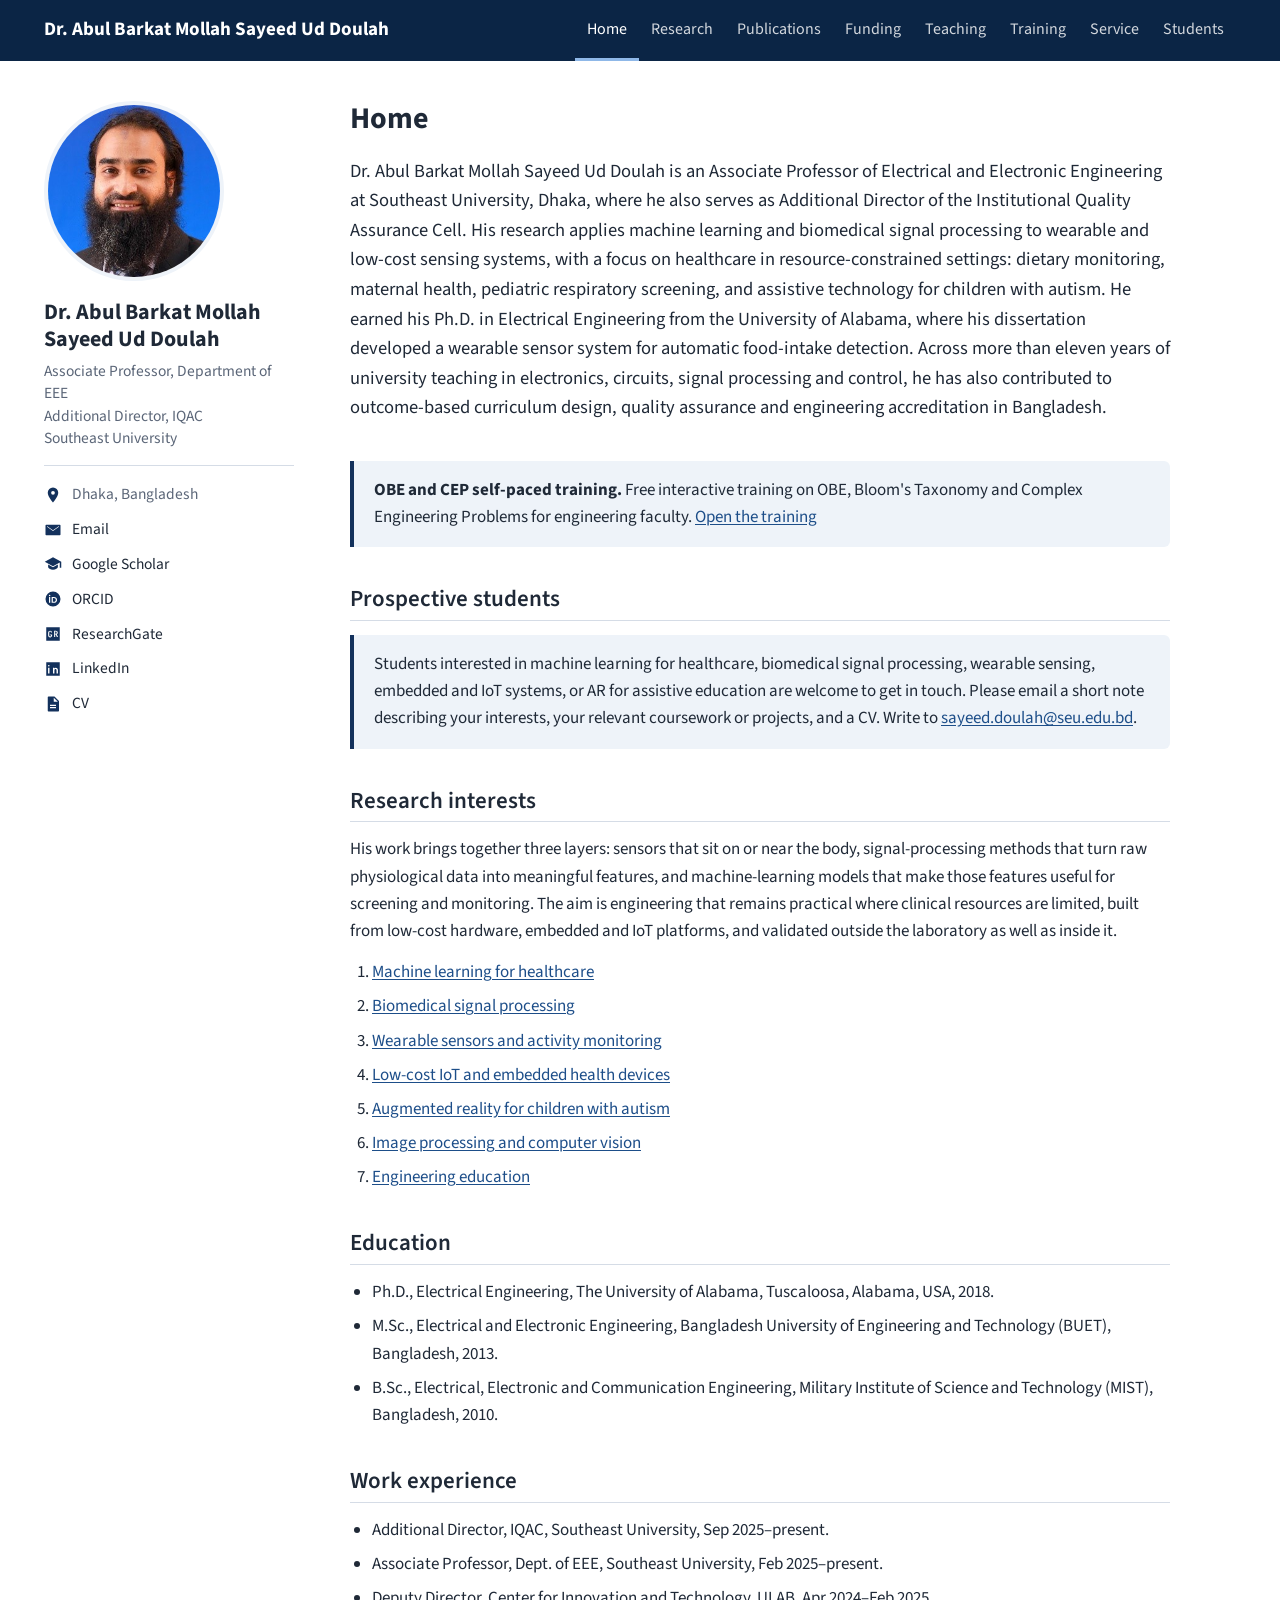
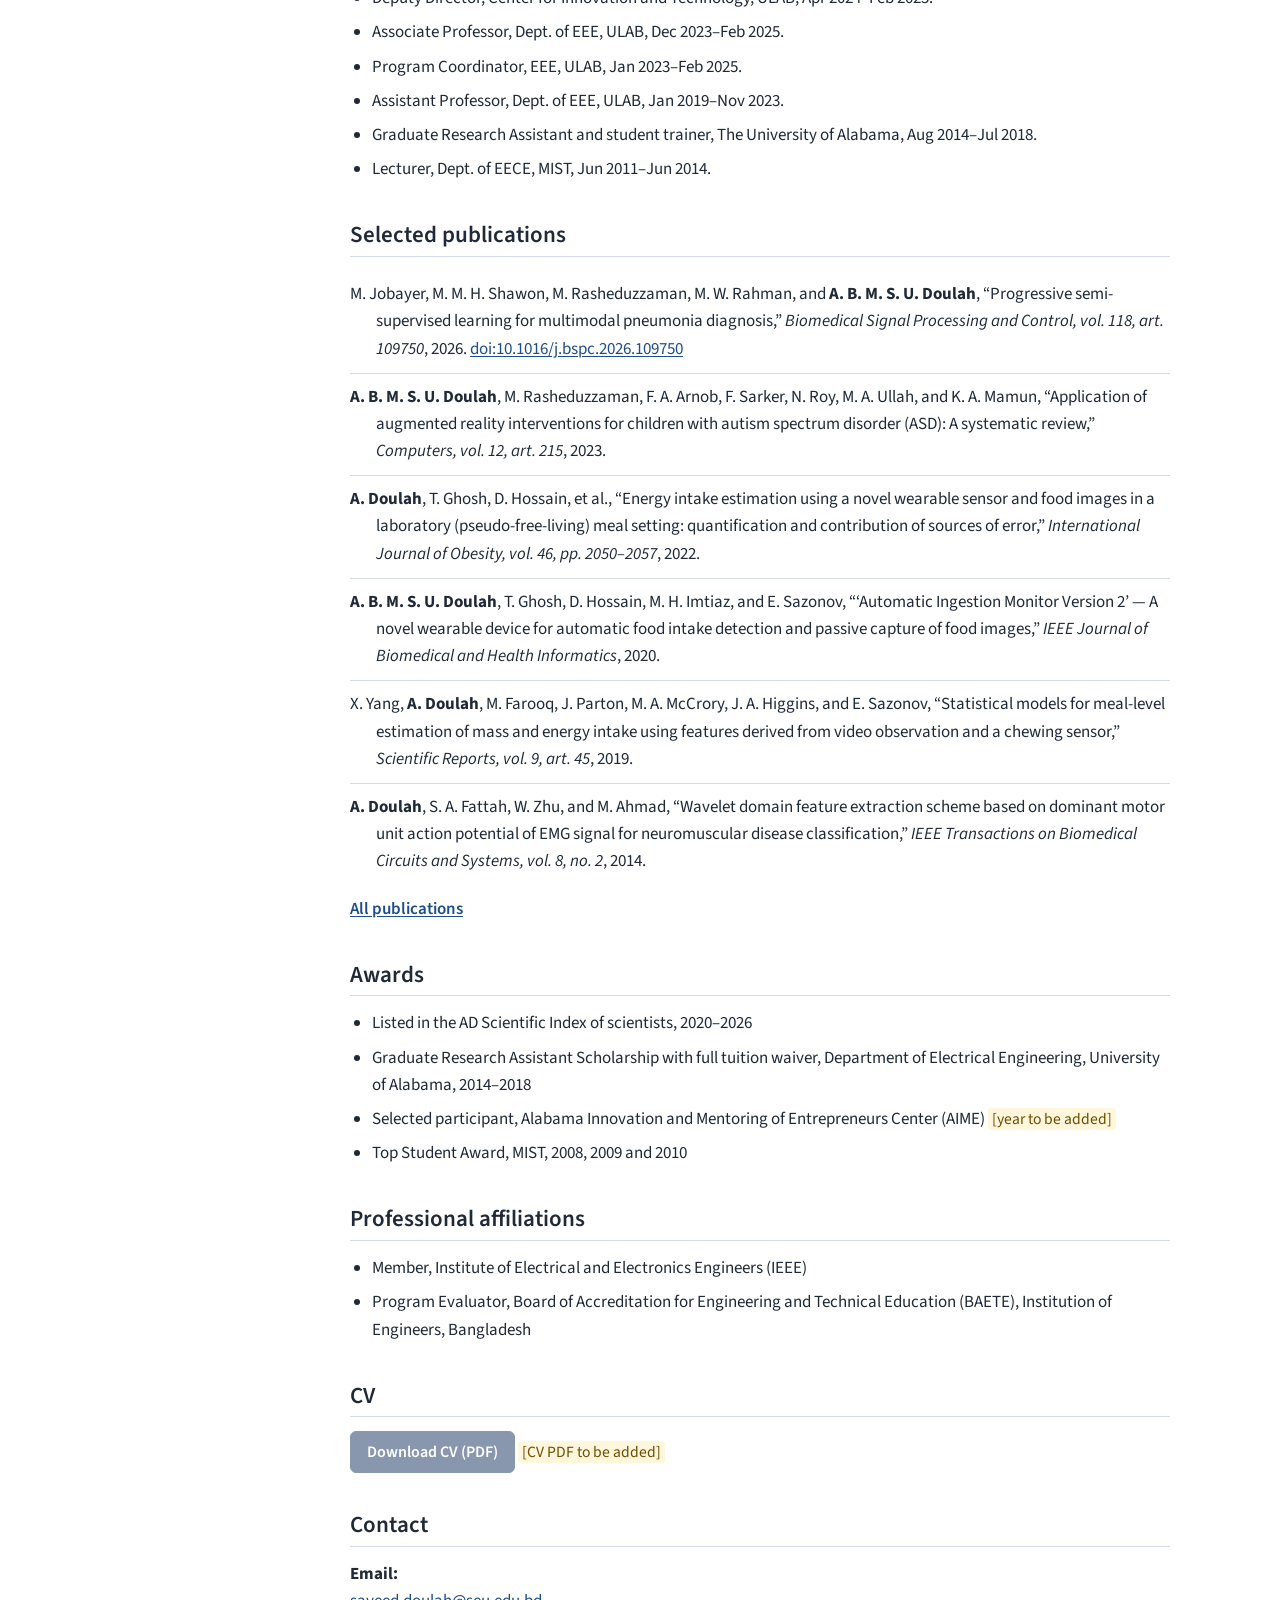
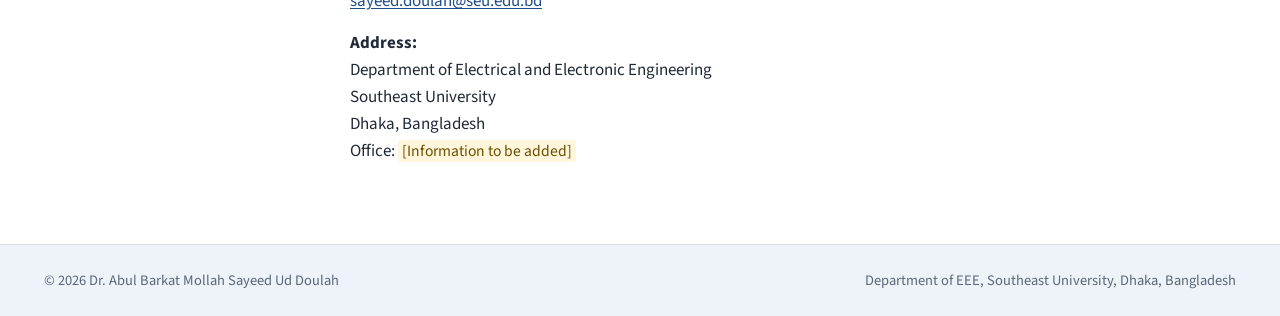
<file: index.html>
<!DOCTYPE html>
<html lang="en">
<head>
<meta charset="utf-8">
<meta name="viewport" content="width=device-width, initial-scale=1, viewport-fit=cover">
<title>Dr. Abul Barkat Mollah Sayeed Ud Doulah | EEE, Southeast University | Machine Learning, Biomedical Signal Processing &amp; Healthcare Technology</title>
<meta name="description" content="Associate Professor of EEE at Southeast University, Bangladesh, researching wearable sensing, machine learning and affordable healthcare technology.">
<meta name="author" content="Dr. Abul Barkat Mollah Sayeed Ud Doulah">
<meta name="theme-color" content="#0B2545">
<meta property="og:type" content="profile">
<meta property="og:title" content="Dr. Abul Barkat Mollah Sayeed Ud Doulah">
<meta property="og:description" content="Associate Professor of EEE at Southeast University, Bangladesh. Wearable sensing, machine learning and affordable healthcare technology.">
<meta property="og:image" content="photo.jpg">
<link rel="icon" href="data:image/svg+xml,<svg xmlns='http://www.w3.org/2000/svg' viewBox='0 0 64 64'><rect width='64' height='64' rx='12' fill='%230B2545'/><text x='32' y='42' font-family='Arial' font-size='26' font-weight='700' fill='white' text-anchor='middle'>SD</text></svg>">
<script type="application/ld+json">
{"@context":"https://schema.org","@type":"Person","name":"Abul Barkat Mollah Sayeed Ud Doulah","honorificPrefix":"Dr.","jobTitle":"Associate Professor","worksFor":{"@type":"CollegeOrUniversity","name":"Southeast University","address":"Dhaka, Bangladesh"},"alumniOf":[{"@type":"CollegeOrUniversity","name":"The University of Alabama"},{"@type":"CollegeOrUniversity","name":"Bangladesh University of Engineering and Technology"},{"@type":"CollegeOrUniversity","name":"Military Institute of Science and Technology"}],"email":"mailto:sayeed.doulah@seu.edu.bd","knowsAbout":["Machine Learning","Biomedical Signal Processing","Wearable Sensors","Healthcare Technology","Embedded Systems","Augmented Reality"],"sameAs":["https://scholar.google.com/citations?user=LerqP3wAAAAJ","https://orcid.org/0000-0002-8161-6602","https://www.researchgate.net/profile/Abul_Doulah","https://bd.linkedin.com/in/a-b-m-sayeed-ud-doulah-ba650257"]}
</script>
<link rel="preconnect" href="https://fonts.googleapis.com">
<link rel="preconnect" href="https://fonts.gstatic.com" crossorigin>
<link href="https://fonts.googleapis.com/css2?family=Source+Sans+3:wght@400;600;700&display=swap" rel="stylesheet">
<link rel="stylesheet" href="style.css">
<!-- To change any text on this website, edit content.js (or use editor.html for research topics). -->
</head>
<body>
<a class="skip" href="#content">Skip to content</a>
<header class="masthead">
  <div class="inner">
    <a class="site-title" href="#home" id="site-title"></a>
    <button class="nav-toggle" aria-expanded="false" aria-controls="nav">Menu</button>
    <nav class="nav" id="nav" aria-label="Main"><ul id="navlist"></ul></nav>
  </div>
</header>
<div class="layout">
  <aside class="sidebar" id="sidebar" aria-label="Profile"></aside>
  <main class="content" id="content">
    <noscript><h1>Dr. Abul Barkat Mollah Sayeed Ud Doulah</h1>
    <p>Associate Professor, Department of Electrical and Electronic Engineering, Southeast University, Dhaka, Bangladesh. Additional Director, Institutional Quality Assurance Cell (IQAC), Southeast University.</p>
    <p>Email: <a href="mailto:sayeed.doulah@seu.edu.bd">sayeed.doulah@seu.edu.bd</a> · <a href="https://scholar.google.com/citations?user=LerqP3wAAAAJ&amp;hl=en">Google Scholar</a> · <a href="https://orcid.org/0000-0002-8161-6602">ORCID</a></p>
    <p>Please enable JavaScript to view the full website.</p></noscript>
  </main>
</div>
<footer class="site-footer"><div class="inner" id="footer"></div></footer>

<script src="content.js"></script>
<script>
(function(){
const S = window.SITE, L = S.links;
const esc = s => String(s == null ? "" : s).replace(/&/g,"&amp;").replace(/</g,"&lt;").replace(/>/g,"&gt;").replace(/"/g,"&quot;");
const txt = s => esc(s).replace(/\[([^\]]*to be added[^\]]*)\]/gi,'<span class="todo">[$1]</span>');
const bold = s => esc(s).replace(/\*\*(.+?)\*\*/g,"<b>$1</b>");
const paras = d => (Array.isArray(d) ? d : String(d||"").split(/\n\s*\n/)).filter(x=>String(x).trim()).map(p=>`<p>${txt(p)}</p>`).join("");
const newTab = 'target="_blank" rel="noopener"';
const cvHref = L.cvPdf ? `href="${esc(L.cvPdf)}" ${newTab}` : 'href="#home/cv"';
const slug = s => String(s).toLowerCase().replace(/[^a-z0-9]+/g,"-").replace(/^-|-$/g,"");

const ICON = {
  pin:'<path d="M12 2a7 7 0 0 0-7 7c0 5.2 7 13 7 13s7-7.8 7-13a7 7 0 0 0-7-7zm0 9.5A2.5 2.5 0 1 1 12 6.5a2.5 2.5 0 0 1 0 5z"/>',
  mail:'<path d="M3 5h18a1 1 0 0 1 1 1v12a1 1 0 0 1-1 1H3a1 1 0 0 1-1-1V6a1 1 0 0 1 1-1zm9 7.2L4.4 7H4v.6l8 5.6 8-5.6V7h-.4L12 12.2z"/>',
  scholar:'<path d="M12 3 1 9l11 6 9-4.9V17h2V9L12 3zm-6.5 9.6V16c0 1.9 3 3.5 6.5 3.5s6.5-1.6 6.5-3.5v-3.4L12 16.2l-6.5-3.6z"/>',
  orcid:'<path d="M12 2a10 10 0 1 0 0 20 10 10 0 0 0 0-20zM8.3 17H6.7V9.4h1.6V17zM7.5 8.3a1 1 0 1 1 0-2 1 1 0 0 1 0 2zM10.2 9.4h3c2.6 0 4.2 1.8 4.2 3.8 0 2.1-1.6 3.8-4.2 3.8h-3V9.4zm1.6 1.4v4.8h1.3c1.7 0 2.6-1.1 2.6-2.4s-.9-2.4-2.6-2.4h-1.3z"/>',
  rg:'<path d="M3 3h18v18H3V3zm5.2 4.5c-1.6 0-2.7 1.1-2.7 2.9v3.3c0 1.8 1.1 2.8 2.7 2.8 1.5 0 2.5-.9 2.6-2.4v-1.6H8.2v1.1h1.2v.5c0 .8-.5 1.2-1.2 1.2-.8 0-1.2-.6-1.2-1.6v-3.3c0-1 .5-1.7 1.2-1.7.6 0 1.1.4 1.1 1.2h1.4c0-1.4-1.1-2.4-2.5-2.4zm5.3.1V16h1.4v-3.3h.8l1.4 3.3h1.6l-1.6-3.6c.8-.4 1.3-1.1 1.3-2.1 0-1.6-1-2.7-2.7-2.7h-2.2zm1.4 1.2h.8c.8 0 1.2.5 1.2 1.5 0 .9-.4 1.4-1.2 1.4h-.8V8.8z"/>',
  li:'<path d="M3 3h18v18H3V3zm4.3 7.3H5.4V18h1.9v-7.7zM6.4 6.5a1.1 1.1 0 1 0 0 2.2 1.1 1.1 0 0 0 0-2.2zM18.6 13.5c0-2.1-1.1-3.3-2.8-3.3-1 0-1.7.5-2 1.1v-1H12V18h1.9v-4.1c0-1.1.3-2 1.5-2 1.1 0 1.3 1 1.3 2.1V18h1.9v-4.5z"/>',
  cv:'<path d="M6 2h8l6 6v13a1 1 0 0 1-1 1H6a1 1 0 0 1-1-1V3a1 1 0 0 1 1-1zm7 1.5V9h5.5L13 3.5zM8 13v1.5h8V13H8zm0 3v1.5h8V16H8z"/>'
};
const ic = k => `<svg viewBox="0 0 24 24" aria-hidden="true">${ICON[k]}</svg>`;

const ALL_PAGES = [["home","Home"],["research","Research"],["publications","Publications"],["funding","Funding"],["teaching","Teaching"],["training",(window.SITE.training&&window.SITE.training.menuLabel)||"Training"],["service","Service"],["students","Students"],["gallery","Gallery"]];
const TR = S.training || {};
const PAGES = ALL_PAGES.filter(p => (p[0] !== "gallery" || (S.gallery && S.gallery.length)) && (p[0] !== "training" || TR.enabled));

function figure(im, cls){
  const alt = im.alt || im.caption || "";
  return `<figure class="${cls||""}"><a href="${esc(im.src)}" ${newTab}><img src="${esc(im.src)}" alt="${esc(alt)}" loading="lazy" data-check></a>${im.caption?`<figcaption>${txt(im.caption)}</figcaption>`:""}</figure>`;
}
function cite(p){
  const doi = p.doi ? ` <a href="https://doi.org/${esc(p.doi)}" ${newTab}>doi:${esc(p.doi)}</a>` : "";
  return `<li>${bold(p.authors)}, “${esc(p.title)},” <span class="v">${esc(p.venue)}</span>, ${esc(p.year)}.${doi}</li>`;
}
function project(p){
  return `<div class="proj"><h3>${esc(p.title)}</h3><p>${esc(p.desc)}</p>
   <dl><dt>Role</dt><dd>${esc(p.role)}</dd><dt>Funding</dt><dd>${esc(p.funder)}${p.amount?`, ${esc(p.amount)}`:""}</dd>
   <dt>Period</dt><dd>${txt(p.period)}</dd><dt>Status</dt><dd><span class="status">${esc(p.status)}</span></dd></dl></div>`;
}
const topics = () => (S.researchTopics||[]).map(t => Object.assign({}, t, {id: t.id || slug(t.title)}));

const views = {
home(){
  const sel = S.publications.filter(p=>p.selected).sort((a,b)=>b.year-a.year);
  return `<h1>Home</h1>
  <section><p class="lead">${esc(S.intro)}</p></section>
  ${TR.enabled?`<section><div class="callout"><p><b>${esc(TR.title)}.</b> Free interactive training on OBE, Bloom's Taxonomy and Complex Engineering Problems for engineering faculty. <a href="#training">Open the training</a></p></div></section>`:""}
  <section><h2>Prospective students</h2><div class="callout"><p>${esc(S.students.prospective)} Write to <a href="mailto:${esc(L.email)}">${esc(L.email)}</a>.</p></div></section>
  <section><h2>Research interests</h2><p>${esc(S.statement.text)}</p>
   <ol class="list">${topics().map(t=>`<li><a href="#research/${esc(t.id)}">${esc(t.title)}</a></li>`).join("")}</ol></section>
  <section><h2>Education</h2><ul class="list">${S.education.map(e=>`<li>${esc(e.degree)}, ${esc(e.inst)}, ${esc(e.years.split(/[–-]/).pop())}.</li>`).join("")}</ul></section>
  <section><h2>Work experience</h2><ul class="list">${S.appointments.map(a=>`<li>${esc(a[1])}, ${esc(a[2])}, ${esc(a[0])}.</li>`).join("")}</ul></section>
  <section><h2>Selected publications</h2><ul class="pubs">${sel.map(cite).join("")}</ul><p style="margin-top:10px"><a class="more" href="#publications">All publications</a></p></section>
  <section><h2>Awards</h2><ul class="list">${S.awards.map(a=>`<li>${txt(a)}</li>`).join("")}</ul></section>
  <section><h2>Professional affiliations</h2><ul class="list">${S.affiliations.map(a=>`<li>${esc(a)}</li>`).join("")}</ul></section>
  <section><h2 id="cv">CV</h2>${L.cvPdf?`<a class="btn" ${cvHref}>Download CV (PDF)</a>`:`<span class="btn disabled" aria-disabled="true">Download CV (PDF)</span> <span class="todo">[CV PDF to be added]</span>`}</section>
  <section><h2 id="contact">Contact</h2><p><b>Email:</b><br><a href="mailto:${esc(L.email)}">${esc(L.email)}</a></p>
   <p><b>Address:</b><br>${S.contact.lines.map(esc).join("<br>")}<br>Office: ${txt(S.contact.office)}</p></section>`;
},
research(){
  const T = topics();
  return `<h1>Research</h1>
  <section><p class="lead">${esc(S.vision)}</p></section>
  <section><h2>Research topics</h2><ul class="topic-index">${T.map(t=>`<li><a href="#research/${esc(t.id)}">${esc(t.title)}</a></li>`).join("")}</ul></section>
  ${T.map(t=>{
    const imgs = t.images||[];
    const first = imgs[0], rest = imgs.slice(1);
    return `<section class="topic" id="t-${esc(t.id)}"><h2>${esc(t.title)}</h2>
      <div class="topic-row${first?"":" no-img"}"><div>${t.summary?`<p class="summary">${txt(t.summary)}</p>`:""}${paras(t.description)}</div>${first?figure(first):""}</div>
      ${rest.length?`<div class="topic-gallery">${rest.map(i=>figure(i)).join("")}</div>`:""}</section>`;}).join("")}
  <section><h2>Ongoing research directions</h2><ul class="list">${S.directions.map(d=>`<li>${esc(d)}</li>`).join("")}</ul></section>
  <section><h2>Collaborations</h2><ul class="list">${S.collaborations.map(c=>`<li>${c}</li>`).join("")}</ul></section>
  <section><h2>Past research</h2><ul class="list">${S.pastResearch.map(d=>`<li>${esc(d)}</li>`).join("")}</ul></section>`;
},
publications(){
  return `<h1>Publications</h1><section><p>Journal articles, conference papers and abstracts, newest first. Full texts and citation metrics are on
   <a href="${esc(L.scholar)}" ${newTab}>Google Scholar</a>, <a href="${esc(L.orcid)}" ${newTab}>ORCID</a> and <a href="${esc(L.researchgate)}" ${newTab}>ResearchGate</a>.</p>
   <div class="filters"><input id="q" type="search" placeholder="Search titles, authors or venues" aria-label="Search publications">
   <div class="seg" role="group" aria-label="Publication type"><button data-t="all" aria-pressed="true">All</button><button data-t="journal" aria-pressed="false">Journal</button><button data-t="conference" aria-pressed="false">Conference</button><button data-t="abstract" aria-pressed="false">Abstracts</button><button data-t="review" aria-pressed="false">Under review</button></div></div>
   <div id="publist"></div></section>`;
},
funding(){
  return `<h1>Funding</h1><section><p>Research grants received as principal investigator or co-investigator.</p>${S.projects.map(project).join("")}</section>`;
},
teaching(){
  return `<h1>Teaching</h1><section><h2>Teaching philosophy</h2>${S.teachingPhilosophy.map(p=>`<p>${esc(p)}</p>`).join("")}</section>
  <section><h2>Courses and laboratories</h2><p class="meta">Taught at Southeast University, ULAB and MIST.</p>
   ${S.courses.map(c=>`<h3>${esc(c.area)}</h3><ul class="list">${c.items.map(i=>`<li>${esc(i)}</li>`).join("")}</ul>`).join("")}</section>
  <section><h2>Workshops and seminars delivered</h2><ul class="list">${S.workshops.map(w=>`<li>${esc(w)}</li>`).join("")}</ul></section>
  ${TR.enabled?`<section><h2>Self-paced training</h2><p>${esc(TR.title)}: <a href="#training">open the training page</a>.</p></section>`:""}`;
},
training(){
  return `<h1>${esc(TR.title)}</h1>
  <section><p class="lead">${esc(TR.intro)}</p>
   <p><a class="btn" href="${esc(TR.file)}" ${newTab}>${esc(TR.buttonText||"Start the training")}</a></p></section>
  <section><h2>What the training covers</h2>${(TR.modules||[]).map(m=>`<div class="proj"><h3>${esc(m.title)}</h3><p class="meta">${esc(m.lessons)}</p><p>${esc(m.topics)}</p></div>`).join("")}</section>
  <section><h2>How it works</h2><ol class="list">${(TR.howItWorks||[]).map(x=>`<li>${esc(x)}</li>`).join("")}</ol>
   <p><a class="btn" href="${esc(TR.file)}" ${newTab}>${esc(TR.buttonText||"Start the training")}</a></p></section>`;
},
service(){
  return `<h1>Academic service</h1><section><p>${esc(S.serviceIntro)}</p></section>`
   + S.service.map(g=>`<section><h2>${esc(g.group)}</h2><ul class="tl">${g.items.map(i=>`<li><span class="when">${esc(i[1]||"")}</span><div><b>${esc(i[0])}</b>${i[2]?`<br>${esc(i[2])}`:""}</div></li>`).join("")}</ul></section>`).join("");
},
students(){
  const s=S.students;
  return `<h1>Students</h1><section><h2>Supervision and mentoring</h2><p>${esc(s.intro)}</p></section>
   <section><h2>Current students</h2><p>${txt(s.current)}</p></section>
   <section><h2>Completed students</h2><p>${txt(s.completed)}</p></section>
   <section><h2>Join the group</h2><div class="callout"><p>${esc(s.prospective)}</p></div><p style="margin-top:14px"><a class="btn" href="mailto:${esc(L.email)}">Email Dr. Sayeed Ud Doulah</a></p></section>`;
},
gallery(){
  return `<h1>Gallery</h1><div class="gallery">${(S.gallery||[]).map(i=>figure(i)).join("")}</div>`;
}
};

function renderPubs(){
  const box=document.getElementById("publist"); if(!box) return;
  const q=(document.getElementById("q").value||"").toLowerCase().trim();
  const t=document.querySelector('.seg button[aria-pressed="true"]').dataset.t;
  const names={journal:"Journal articles",conference:"Conference papers",abstract:"Abstracts and workshop presentations",review:"Manuscripts under review"};
  const list=S.publications.filter(p=>(t==="all"||p.type===t)&&(!q||(p.title+" "+p.authors+" "+p.venue+" "+p.year).toLowerCase().includes(q)));
  let h=`<p class="count" aria-live="polite">${list.length} ${list.length===1?"item":"items"}</p>`;
  for(const type of ["journal","conference","abstract","review"]){
    const g=list.filter(p=>p.type===type).sort((a,b)=>b.year-a.year); if(!g.length) continue;
    h+=`<h2>${names[type]}</h2>`; let yr=null, buf="";
    g.forEach(p=>{ if(p.year!==yr){ if(buf) h+=`<ul class="pubs">${buf}</ul>`; buf=""; yr=p.year; h+=`<p class="year">${yr}</p>`; } buf+=cite(p); });
    h+=`<ul class="pubs">${buf}</ul>`;
  }
  if(!list.length) h+=`<p>No publications match. Clear the search box or choose All.</p>`;
  box.innerHTML=h;
}

const nav=document.getElementById("nav"), toggle=document.querySelector(".nav-toggle");
function show(){
  const [id, sub] = (location.hash||"#home").slice(1).split("/");
  const page = views[id] && PAGES.some(p=>p[0]===id) ? id : "home";
  document.getElementById("content").innerHTML = views[page]();
  document.querySelectorAll("#navlist a").forEach(a=>{ if(a.dataset.p===page) a.setAttribute("aria-current","page"); else a.removeAttribute("aria-current"); });
  const label = PAGES.find(p=>p[0]===page)[1];
  document.title = page==="home" ? `${S.name} | EEE, Southeast University` : `${label} | ${S.name}`;
  if(page==="publications"){
    document.getElementById("q").addEventListener("input",renderPubs);
    document.querySelectorAll(".seg button").forEach(b=>b.addEventListener("click",()=>{document.querySelectorAll(".seg button").forEach(x=>x.setAttribute("aria-pressed","false"));b.setAttribute("aria-pressed","true");renderPubs();}));
    renderPubs();
  }
  document.querySelectorAll("img[data-check]").forEach(img=>{
    const fail=()=>{ const f=img.closest("figure"); if(!f) return; const d=document.createElement("div"); d.className="img-missing"; d.textContent="Picture not found: "+img.getAttribute("src")+". Upload this file to the repository."; f.replaceWith(d); };
    if(img.complete && img.naturalWidth===0) fail(); else img.addEventListener("error",fail,{once:true});
  });
  nav.classList.remove("open"); toggle.setAttribute("aria-expanded","false");
  const target = sub && (document.getElementById("t-"+sub) || document.getElementById(sub));
  if(target) target.scrollIntoView(); else window.scrollTo(0,0);
}

document.getElementById("site-title").innerHTML = `<span class="full">${esc(S.name)}</span><span class="short">Dr. ${esc(S.shortName)}</span>`;
document.getElementById("navlist").innerHTML = PAGES.map(p=>`<li><a href="#${p[0]}" data-p="${p[0]}">${p[1]}</a></li>`).join("");
document.getElementById("sidebar").innerHTML = `<img class="avatar" src="photo.jpg" alt="${esc(S.photoAlt)}">
  <h2 class="sb-name">${esc(S.name.replace(/^Dr\.\s*/,"Dr. "))}</h2>
  <p class="sb-role">${(S.sidebarLines||[]).map(esc).join("<br>")}</p>
  <ul class="sb-links">
   <li>${ic("pin")}<span>${esc(S.location)}</span></li>
   <li>${ic("mail")}<a href="mailto:${esc(L.email)}">Email</a></li>
   ${L.scholar?`<li>${ic("scholar")}<a href="${esc(L.scholar)}" ${newTab}>Google Scholar</a></li>`:""}
   ${L.orcid?`<li>${ic("orcid")}<a href="${esc(L.orcid)}" ${newTab}>ORCID</a></li>`:""}
   ${L.researchgate?`<li>${ic("rg")}<a href="${esc(L.researchgate)}" ${newTab}>ResearchGate</a></li>`:""}
   ${L.linkedin?`<li>${ic("li")}<a href="${esc(L.linkedin)}" ${newTab}>LinkedIn</a></li>`:""}
   <li>${ic("cv")}<a ${cvHref}>CV</a></li>
  </ul>`;
document.getElementById("footer").innerHTML = `<span>© ${new Date().getFullYear()} ${esc(S.name)}</span><span>Department of EEE, Southeast University, Dhaka, Bangladesh</span>`;
toggle.addEventListener("click",()=>{const o=nav.classList.toggle("open");toggle.setAttribute("aria-expanded",o);});
window.addEventListener("hashchange",show);
show();
})();
</script>
</body>
</html>
</file>
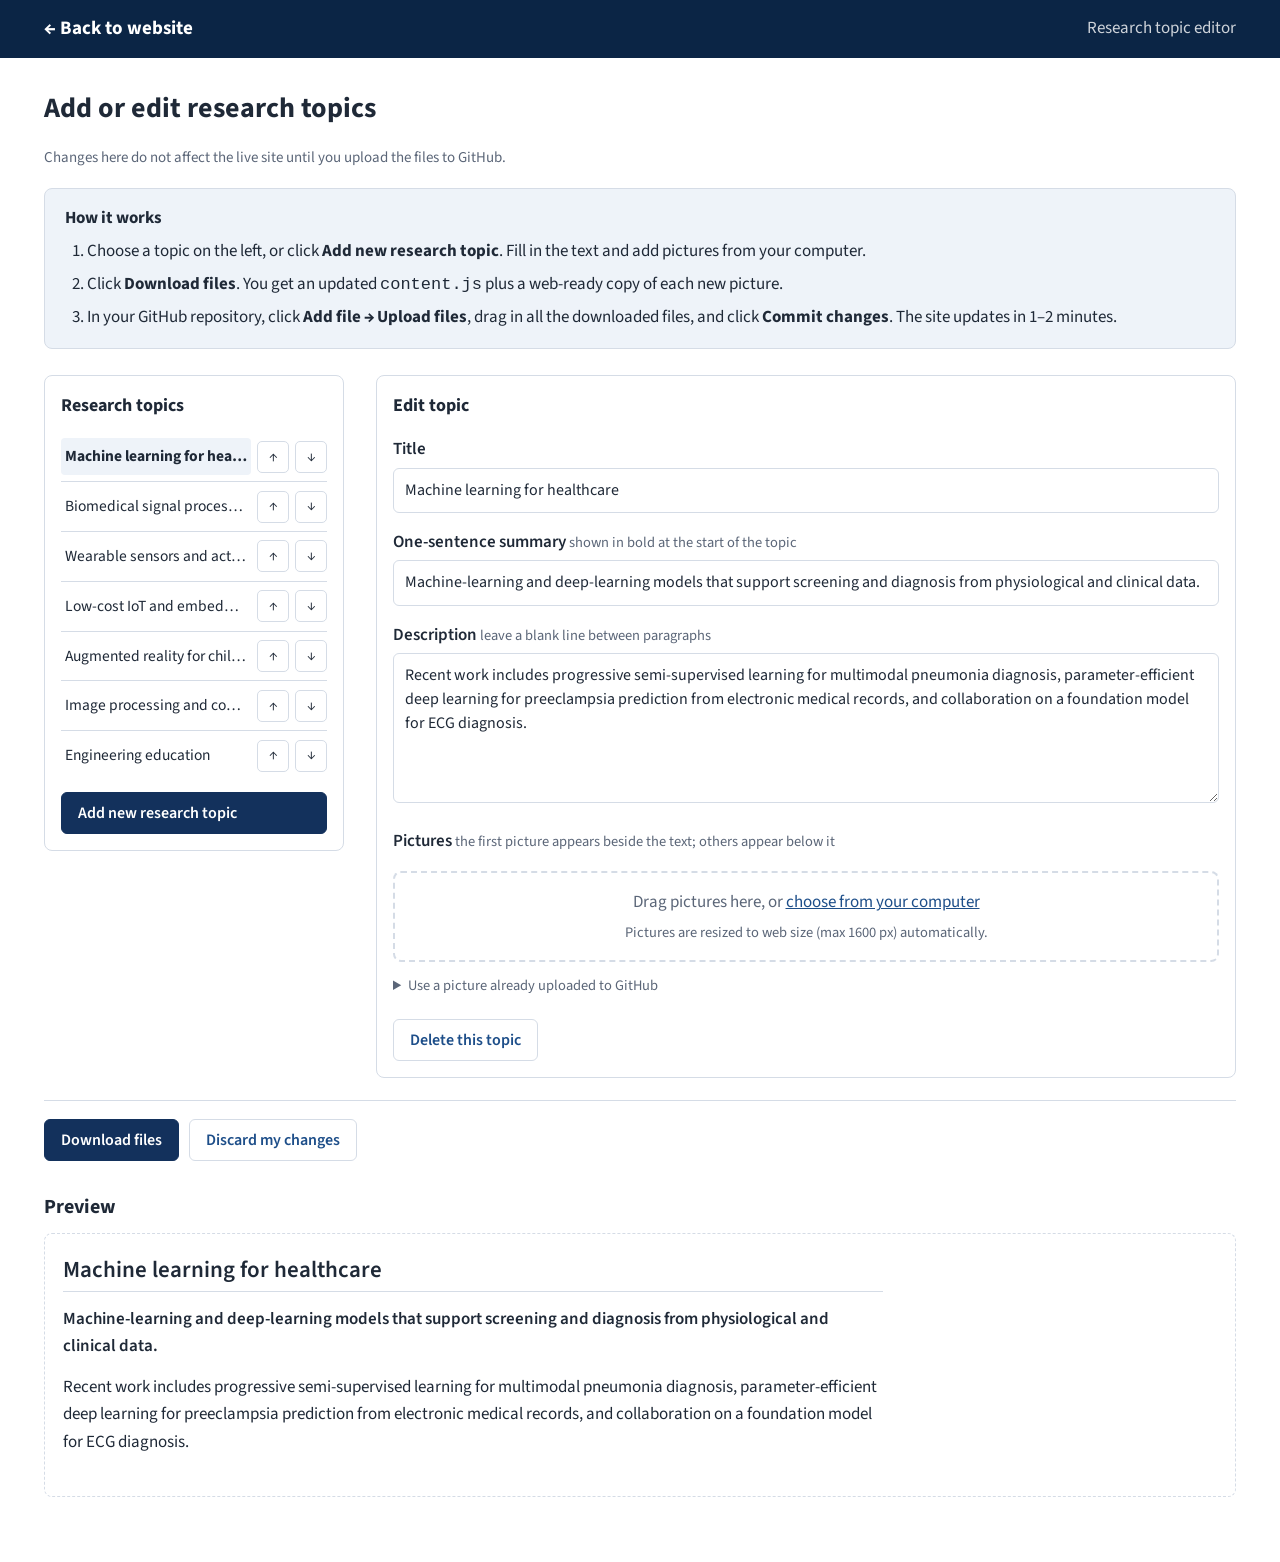
<file: editor.html>
<!DOCTYPE html>
<html lang="en">
<head>
<meta charset="utf-8">
<meta name="viewport" content="width=device-width, initial-scale=1, viewport-fit=cover">
<meta name="robots" content="noindex, nofollow">
<title>Research topic editor</title>
<link rel="preconnect" href="https://fonts.googleapis.com">
<link rel="preconnect" href="https://fonts.gstatic.com" crossorigin>
<link href="https://fonts.googleapis.com/css2?family=Source+Sans+3:wght@400;600;700&display=swap" rel="stylesheet">
<link rel="stylesheet" href="style.css">
<style>
.ed{max-width:1240px;margin:0 auto;padding:28px 24px 64px}
.ed h1{font-size:28px;margin:0 0 6px}
.steps{background:var(--tint);border:1px solid var(--rule);border-radius:8px;padding:16px 20px 6px;margin:18px 0 26px}
.steps ol{margin:6px 0 10px;padding-left:22px}
.steps li{margin-bottom:6px}
.grid{display:grid;grid-template-columns:300px minmax(0,1fr);gap:32px;align-items:start}
@media (max-width:900px){.grid{grid-template-columns:1fr}}
.panel{border:1px solid var(--rule);border-radius:8px;padding:16px}
.panel h2{font-size:18px;margin:0 0 12px;padding:0;border:0}
.tlist{list-style:none;margin:0 0 12px;padding:0}
.tlist li{display:flex;align-items:center;gap:6px;border-bottom:1px solid var(--rule);padding:6px 0}
.tlist li:last-child{border-bottom:0}
.tlist .name{flex:1;min-width:0;text-align:left;background:none;border:0;font:inherit;font-size:15.5px;color:var(--ink);cursor:pointer;padding:6px 4px;border-radius:4px;overflow:hidden;text-overflow:ellipsis;white-space:nowrap}
.tlist li.on .name{background:var(--tint);font-weight:700}
.icon-btn{background:none;border:1px solid var(--rule);border-radius:5px;min-width:32px;min-height:32px;cursor:pointer;color:var(--ink);font:inherit;font-size:14px}
.icon-btn:hover{border-color:var(--link);color:var(--link)}
button.btn{cursor:pointer;font-family:inherit}
label.f{display:block;font-weight:600;margin:16px 0 4px}
.hint{color:var(--muted);font-size:14.5px;font-weight:400}
input.t,textarea.t{width:100%;font:inherit;font-size:16px;color:var(--ink);background:var(--bg);border:1px solid var(--rule);border-radius:6px;padding:9px 11px}
textarea.t{min-height:150px;resize:vertical;line-height:1.5}
.imgs{display:grid;gap:14px;margin-top:8px}
.imgcard{display:grid;grid-template-columns:150px minmax(0,1fr);gap:14px;border:1px solid var(--rule);border-radius:8px;padding:12px}
.imgcard img{width:150px;aspect-ratio:4/3;object-fit:cover;border-radius:5px;background:var(--tint)}
.imgcard .row{display:flex;flex-wrap:wrap;gap:6px;margin-top:8px}
.imgcard input.t{padding:6px 9px;font-size:15px;margin-bottom:6px}
.tag{display:inline-block;font-size:13px;font-weight:600;padding:1px 8px;border-radius:999px;margin-bottom:6px}
.tag.new{background:#FFF1D6;color:#7A4B00}
.tag.up{background:#E3F1E6;color:#1E5B2C}
@media (max-width:560px){.imgcard{grid-template-columns:1fr}.imgcard img{width:100%}}
.actions{display:flex;flex-wrap:wrap;gap:10px;margin-top:22px;padding-top:18px;border-top:1px solid var(--rule)}
.danger{color:#A12B2B}
.notice{padding:10px 14px;border-radius:6px;background:var(--tint);border:1px solid var(--rule);margin:0 0 16px;font-size:15.5px}
.preview{margin-top:30px}
.preview .box{border:1px dashed var(--rule);border-radius:8px;padding:18px}
.drop{border:2px dashed var(--rule);border-radius:8px;padding:16px;text-align:center;color:var(--muted);margin-top:8px}
.drop.over{border-color:var(--link);background:var(--tint)}
</style>
</head>
<body>
<header class="masthead"><div class="inner"><a class="site-title" href="index.html">← Back to website</a><span style="opacity:.8">Research topic editor</span></div></header>
<div class="ed">
  <h1>Add or edit research topics</h1>
  <p class="meta">Changes here do not affect the live site until you upload the files to GitHub.</p>
  <div class="steps"><b>How it works</b>
    <ol>
      <li>Choose a topic on the left, or click <b>Add new research topic</b>. Fill in the text and add pictures from your computer.</li>
      <li>Click <b>Download files</b>. You get an updated <code>content.js</code> plus a web-ready copy of each new picture.</li>
      <li>In your GitHub repository, click <b>Add file → Upload files</b>, drag in all the downloaded files, and click <b>Commit changes</b>. The site updates in 1–2 minutes.</li>
    </ol>
  </div>
  <div id="draftNote"></div>
  <div class="grid">
    <div class="panel">
      <h2>Research topics</h2>
      <ul class="tlist" id="tlist"></ul>
      <button class="btn" id="addTopic" style="width:100%">Add new research topic</button>
    </div>
    <div class="panel" id="form"></div>
  </div>
  <div class="actions">
    <button class="btn" id="dlAll">Download files</button>
    <button class="btn ghost" id="discard">Discard my changes</button>
    <span class="meta" id="status" aria-live="polite" style="align-self:center"></span>
  </div>
  <div class="preview"><h2 style="font-size:20px;border:0;margin:0 0 10px">Preview</h2><div class="box content" id="preview"></div></div>
</div>
<script src="content.js"></script>
<script>
(function(){
const HEADER = "/* =====================================================================\n   WEBSITE CONTENT: Dr. Abul Barkat Mollah Sayeed Ud Doulah\n   This is the ONLY file you need to edit to change the website text.\n\n   EASIEST WAY TO ADD A RESEARCH TOPIC (with pictures):\n   open  https://YOUR-USERNAME.github.io/editor.html\n   It walks you through it and gives you the files to upload.\n\n   Editing this file directly on GitHub: open it, click the pencil\n   icon, make your change, then click \"Commit changes\".\n\n   Rules (the site goes blank if one is broken):\n   - Keep text inside \"double quotes\". For a quote mark inside text,\n     use curly quotes \u201c \u201d instead.\n   - Every item in a list ends with a comma, except the last one.\n   - true / false are written without quotes.\n   If the site goes blank after an edit, open this file's \"History\" on\n   GitHub, compare with the previous version, and fix the typo.\n\n   Common tasks\n   - New publication: copy one { ... } entry in \"publications\", paste it\n     at the top of that list, edit it. Put **double asterisks** around\n     your name to show it in bold. \"selected\": true puts it on the\n     homepage. \"type\" is one of: journal, conference, abstract, review.\n     \"doi\" is optional; leave it out if there is none.\n   - New funded project: copy an entry in \"projects\".\n   - Pictures: upload the image file to the repository (same place as\n     this file), then write its exact file name, e.g. \"my-photo.jpg\".\n   - Training tab: the training module file must be uploaded with the\n     file name given in \"training\" > \"file\" (obe-cep-training.html).\n     Set \"enabled\": false to hide the tab.\n   - Gallery: add { \"src\": \"photo-name.jpg\", \"caption\": \"...\" } items to\n     \"gallery\". The Gallery page appears once it has at least one item.\n   - CV: upload the PDF next to this file, then set\n     \"cvPdf\": \"YOUR-FILE-NAME.pdf\"\n   - Text written as [Information to be added] appears highlighted on\n     the site until you replace it.\n   ===================================================================== */\n\n";
const DRAFT_KEY = "doulah-editor-draft-v1";
const ORIGINAL = JSON.stringify(window.SITE);
let S = JSON.parse(ORIGINAL);
let cur = 0;
const pending = {};          // filename -> {blob, url, downloaded}
const esc = s => String(s==null?"":s).replace(/&/g,"&amp;").replace(/</g,"&lt;").replace(/>/g,"&gt;").replace(/"/g,"&quot;");
const slug = s => String(s||"topic").toLowerCase().replace(/[^a-z0-9]+/g,"-").replace(/^-|-$/g,"").slice(0,40) || "topic";
const $ = id => document.getElementById(id);
const T = () => S.researchTopics;

// ---------- draft ----------
function saveDraft(){ try{ localStorage.setItem(DRAFT_KEY, JSON.stringify(S.researchTopics)); }catch(e){} }
try{
  const d = localStorage.getItem(DRAFT_KEY);
  if(d && d !== JSON.stringify(S.researchTopics)){
    $("draftNote").innerHTML = `<div class="notice">You have unsaved edits from an earlier visit. <button class="btn ghost" id="restore" style="min-height:34px">Restore them</button> <button class="btn ghost" id="ignore" style="min-height:34px">Start fresh</button></div>`;
    $("restore").onclick = ()=>{ S.researchTopics = JSON.parse(d); cur=0; $("draftNote").innerHTML=""; renderAll(); };
    $("ignore").onclick = ()=>{ try{localStorage.removeItem(DRAFT_KEY)}catch(e){} $("draftNote").innerHTML=""; };
  }
}catch(e){}

function changed(){ saveDraft(); renderList(); renderPreview(); status(""); }
function status(m){ $("status").textContent = m; }

// ---------- list ----------
function renderList(){
  $("tlist").innerHTML = T().map((t,i)=>`<li class="${i===cur?"on":""}">
    <button class="name" data-i="${i}" aria-current="${i===cur}">${esc(t.title||"Untitled topic")}</button>
    <button class="icon-btn" data-up="${i}" aria-label="Move up" ${i===0?"disabled":""}>↑</button>
    <button class="icon-btn" data-down="${i}" aria-label="Move down" ${i===T().length-1?"disabled":""}>↓</button></li>`).join("");
  $("tlist").querySelectorAll("[data-i]").forEach(b=>b.onclick=()=>{cur=+b.dataset.i; renderAll();});
  $("tlist").querySelectorAll("[data-up]").forEach(b=>b.onclick=()=>{const i=+b.dataset.up; [T()[i-1],T()[i]]=[T()[i],T()[i-1]]; cur=i-1; changed(); renderForm();});
  $("tlist").querySelectorAll("[data-down]").forEach(b=>b.onclick=()=>{const i=+b.dataset.down; [T()[i+1],T()[i]]=[T()[i],T()[i+1]]; cur=i+1; changed(); renderForm();});
}

// ---------- form ----------
function renderForm(){
  const t = T()[cur];
  if(!t){ $("form").innerHTML = `<p>No topics yet. Click <b>Add new research topic</b>.</p>`; return; }
  const desc = Array.isArray(t.description) ? t.description.join("\n\n") : (t.description||"");
  $("form").innerHTML = `<h2>Edit topic</h2>
    <label class="f" for="fTitle">Title</label><input class="t" id="fTitle" value="${esc(t.title)}" placeholder="e.g. Wearable sensors for maternal health">
    <label class="f" for="fSum">One-sentence summary <span class="hint">shown in bold at the start of the topic</span></label><input class="t" id="fSum" value="${esc(t.summary)}">
    <label class="f" for="fDesc">Description <span class="hint">leave a blank line between paragraphs</span></label><textarea class="t" id="fDesc">${esc(desc)}</textarea>
    <label class="f">Pictures <span class="hint">the first picture appears beside the text; others appear below it</span></label>
    <div class="imgs" id="imgs"></div>
    <div class="drop" id="drop">Drag pictures here, or <label style="color:var(--link);text-decoration:underline;cursor:pointer">choose from your computer<input type="file" id="file" accept="image/*" multiple hidden></label>
      <div class="hint" style="margin-top:4px">Pictures are resized to web size (max 1600 px) automatically.</div></div>
    <details style="margin-top:12px"><summary class="hint" style="cursor:pointer">Use a picture already uploaded to GitHub</summary>
      <div style="display:flex;gap:8px;margin-top:8px"><input class="t" id="existing" placeholder="exact file name, e.g. lab-photo.jpg"><button class="btn ghost" id="addExisting">Add</button></div></details>
    <div style="margin-top:22px"><button class="btn ghost danger" id="delTopic">Delete this topic</button></div>`;
  $("fTitle").oninput = e=>{ t.title=e.target.value; t.id=slug(t.title); changed(); };
  $("fSum").oninput = e=>{ t.summary=e.target.value; changed(); };
  $("fDesc").oninput = e=>{ t.description=e.target.value; changed(); };
  $("file").onchange = e=>{ addFiles(e.target.files); e.target.value=""; };
  const drop=$("drop");
  drop.ondragover=e=>{e.preventDefault();drop.classList.add("over");};
  drop.ondragleave=()=>drop.classList.remove("over");
  drop.ondrop=e=>{e.preventDefault();drop.classList.remove("over");addFiles(e.dataTransfer.files);};
  $("addExisting").onclick=()=>{ const v=$("existing").value.trim(); if(!v) return; t.images=t.images||[]; t.images.push({src:v,caption:"",alt:""}); renderImgs(); changed(); };
  $("delTopic").onclick=()=>{ if(!confirm(`Delete “${t.title||"this topic"}”? You can undo by clicking “Discard my changes” before downloading.`)) return; T().splice(cur,1); cur=Math.max(0,cur-1); changed(); renderForm(); };
  renderImgs();
}

function renderImgs(){
  const t=T()[cur]; t.images=t.images||[];
  $("imgs").innerHTML = t.images.map((im,i)=>{
    const p=pending[im.src];
    return `<div class="imgcard"><img src="${esc(p?p.url:im.src)}" alt="">
      <div>${p?`<span class="tag new">New: will be included in your download</span>`:`<span class="tag up">Already on GitHub</span>`}
        <input class="t" data-cap="${i}" value="${esc(im.caption)}" placeholder="Caption (shown under the picture)">
        <input class="t" data-alt="${i}" value="${esc(im.alt)}" placeholder="Description for screen readers (what the picture shows)">
        <div class="meta">File name: <code>${esc(im.src)}</code></div>
        <div class="row"><button class="icon-btn" data-iu="${i}" ${i===0?"disabled":""} aria-label="Move picture up">↑</button><button class="icon-btn" data-id="${i}" ${i===t.images.length-1?"disabled":""} aria-label="Move picture down">↓</button><button class="icon-btn danger" data-rm="${i}">Remove</button></div></div></div>`;
  }).join("");
  $("imgs").querySelectorAll("[data-cap]").forEach(el=>el.oninput=e=>{t.images[+el.dataset.cap].caption=e.target.value;changed();});
  $("imgs").querySelectorAll("[data-alt]").forEach(el=>el.oninput=e=>{t.images[+el.dataset.alt].alt=e.target.value;changed();});
  $("imgs").querySelectorAll("[data-rm]").forEach(el=>el.onclick=()=>{t.images.splice(+el.dataset.rm,1);renderImgs();changed();});
  $("imgs").querySelectorAll("[data-iu]").forEach(el=>el.onclick=()=>{const i=+el.dataset.iu;[t.images[i-1],t.images[i]]=[t.images[i],t.images[i-1]];renderImgs();changed();});
  $("imgs").querySelectorAll("[data-id]").forEach(el=>el.onclick=()=>{const i=+el.dataset.id;[t.images[i+1],t.images[i]]=[t.images[i],t.images[i+1]];renderImgs();changed();});
}

function allSrcs(){ const s=new Set(); T().forEach(t=>(t.images||[]).forEach(i=>s.add(i.src))); (S.gallery||[]).forEach(i=>s.add(i.src)); return s; }
function uniqueName(base){ const used=allSrcs(); let n=1, name; do{ name=`research-${base}-${n}.jpg`; n++; }while(used.has(name)||pending[name]); return name; }

async function resize(file){
  const url=URL.createObjectURL(file);
  const img=await new Promise((res,rej)=>{const im=new Image(); im.onload=()=>res(im); im.onerror=rej; im.src=url;});
  const max=1600, k=Math.min(1, max/Math.max(img.naturalWidth,img.naturalHeight));
  const c=document.createElement("canvas"); c.width=Math.round(img.naturalWidth*k); c.height=Math.round(img.naturalHeight*k);
  const ctx=c.getContext("2d"); ctx.fillStyle="#fff"; ctx.fillRect(0,0,c.width,c.height); ctx.drawImage(img,0,0,c.width,c.height);
  URL.revokeObjectURL(url);
  return await new Promise(res=>c.toBlob(res,"image/jpeg",0.85));
}
async function addFiles(files){
  const t=T()[cur]; t.images=t.images||[];
  for(const f of files){
    if(!f.type.startsWith("image/")) continue;
    status("Preparing picture…");
    try{
      const blob=await resize(f);
      const name=uniqueName(slug(t.title));
      pending[name]={blob,url:URL.createObjectURL(blob),downloaded:false};
      t.images.push({src:name,caption:"",alt:""});
    }catch(e){ status("That picture could not be read. Try a JPG or PNG."); }
  }
  renderImgs(); changed();
}

// ---------- preview (same layout as the website) ----------
function renderPreview(){
  const t=T()[cur]; if(!t){ $("preview").innerHTML=""; return; }
  const imgs=t.images||[]; const src=im=>pending[im.src]?pending[im.src].url:im.src;
  const fig=im=>`<figure><img src="${esc(src(im))}" alt="${esc(im.alt)}">${im.caption?`<figcaption>${esc(im.caption)}</figcaption>`:""}</figure>`;
  const paras=(Array.isArray(t.description)?t.description:String(t.description||"").split(/\n\s*\n/)).filter(x=>x.trim()).map(p=>`<p>${esc(p)}</p>`).join("");
  $("preview").innerHTML=`<section class="topic"><h2 style="margin-top:0">${esc(t.title||"Untitled topic")}</h2>
    <div class="topic-row${imgs[0]?"":" no-img"}"><div>${t.summary?`<p class="summary">${esc(t.summary)}</p>`:""}${paras}</div>${imgs[0]?fig(imgs[0]):""}</div>
    ${imgs.length>1?`<div class="topic-gallery">${imgs.slice(1).map(fig).join("")}</div>`:""}</section>`;
}

// ---------- downloads ----------
function download(blob,name){ const a=document.createElement("a"); a.href=URL.createObjectURL(blob); a.download=name; document.body.appendChild(a); a.click(); setTimeout(()=>{URL.revokeObjectURL(a.href);a.remove();},1500); }
$("dlAll").onclick=async()=>{
  // keep only pictures still used
  const used=allSrcs();
  T().forEach(t=>{ t.id=slug(t.title); if(typeof t.description==="string") t.description=t.description.trim(); });
  const js = HEADER + "window.SITE = " + JSON.stringify(S,null,2) + ";\n";
  download(new Blob([js],{type:"text/javascript"}),"content.js");
  const imgs=Object.keys(pending).filter(n=>used.has(n));
  for(const n of imgs){ await new Promise(r=>setTimeout(r,500)); download(pending[n].blob,n); pending[n].downloaded=true; }
  status(`Downloaded content.js${imgs.length?` and ${imgs.length} picture${imgs.length>1?"s":""}`:""}. If your browser asks to allow multiple downloads, choose Allow. Now upload these files to GitHub.`);
};
$("discard").onclick=()=>{ if(!confirm("Discard all changes made in this editor?")) return; S=JSON.parse(ORIGINAL); cur=0; try{localStorage.removeItem(DRAFT_KEY)}catch(e){} renderAll(); status("Changes discarded."); };
$("addTopic").onclick=()=>{ T().push({id:"new-topic",title:"New research topic",summary:"",description:"",images:[]}); cur=T().length-1; changed(); renderForm(); $("fTitle").select(); };
window.addEventListener("beforeunload",e=>{ if(Object.values(pending).some(p=>!p.downloaded)){ e.preventDefault(); e.returnValue=""; } });

function renderAll(){ renderList(); renderForm(); renderPreview(); }
renderAll();
})();
</script>
</body>
</html>
</file>
<file: style.css>
/* Design for Dr. Sayeed Ud Doulah's website. Text lives in content.js. */
:root{
  --navy:#0B2545; --navy-2:#13315C; --link:#1D4E89; --link-hover:#0B2545;
  --bg:#FFFFFF; --tint:#EEF3F9; --ink:#1F2937; --muted:#5B6678; --rule:#D5DCE6;
  --on-navy:#FFFFFF; --todo-bg:#FFF6DB; --todo-ink:#6B4E00;
  box-sizing:border-box;
}
@media (prefers-color-scheme: dark){ :root:not([data-theme="light"]){
  --navy:#0A1C33; --navy-2:#16304F; --link:#8FB8E8; --link-hover:#B9D3F2; --bg:#0F1724; --tint:#16202F;
  --ink:#E4E9F0; --muted:#A3AEBE; --rule:#2A3648; --todo-bg:#3A3015; --todo-ink:#F2D98A; } }
:root[data-theme="dark"]{ --navy:#0A1C33; --navy-2:#16304F; --link:#8FB8E8; --link-hover:#B9D3F2; --bg:#0F1724; --tint:#16202F;
  --ink:#E4E9F0; --muted:#A3AEBE; --rule:#2A3648; --todo-bg:#3A3015; --todo-ink:#F2D98A; }
*,*::before,*::after{box-sizing:inherit}
html{scroll-padding-top:72px}
body{margin:0;background:var(--bg);color:var(--ink);font-family:"Source Sans 3","Segoe UI",Roboto,Arial,sans-serif;font-size:17px;line-height:1.6;-webkit-font-smoothing:antialiased}
a{color:var(--link);text-underline-offset:2px}
a:hover{color:var(--link-hover)}
:focus-visible{outline:3px solid #4C8FD9;outline-offset:2px}
img{max-width:100%}
.todo{background:var(--todo-bg);color:var(--todo-ink);padding:0 4px;border-radius:3px;font-size:.92em}
.skip{position:absolute;left:-9999px;top:8px;background:var(--bg);padding:8px 12px;z-index:50}
.skip:focus{left:8px}

/* ---------- masthead ---------- */
.masthead{position:sticky;top:0;z-index:20;background:var(--navy);color:var(--on-navy);padding-top:env(safe-area-inset-top,0px)}
.masthead .inner{max-width:1240px;margin:0 auto;padding:0 24px;display:flex;align-items:center;justify-content:space-between;min-height:58px;gap:16px}
.site-title{color:var(--on-navy);text-decoration:none;font-weight:700;font-size:19px;white-space:nowrap}
.site-title:hover{color:var(--on-navy)}
.site-title{min-width:0;overflow:hidden;text-overflow:ellipsis}
.site-title .short{display:none}
@media (max-width:620px){.site-title .full{display:none}.site-title .short{display:inline}}
.nav ul{list-style:none;margin:0;padding:0;display:flex;flex-wrap:wrap}
.nav a{display:block;padding:17px 12px 15px;color:rgba(255,255,255,.82);text-decoration:none;font-size:16px;border-bottom:3px solid transparent}
.nav a:hover{color:#fff}
.nav a[aria-current="page"]{color:#fff;border-bottom-color:#8FB8E8}
.nav-toggle{display:none;background:transparent;border:1px solid rgba(255,255,255,.45);color:#fff;font:inherit;font-size:16px;border-radius:6px;padding:6px 14px;min-height:42px;cursor:pointer}
@media (max-width:980px){
  .nav-toggle{display:block}
  .nav{display:none;position:absolute;top:100%;left:0;right:0;background:var(--navy-2)}
  .nav.open{display:block}
  .nav ul{flex-direction:column;padding:6px 24px 14px}
  .nav a{padding:12px 0;border-bottom:1px solid rgba(255,255,255,.12)}
  .nav a[aria-current="page"]{border-bottom-color:rgba(255,255,255,.12);font-weight:700}
}

/* ---------- page layout: sidebar + content ---------- */
.layout{max-width:1240px;margin:0 auto;padding:40px 24px 64px;display:grid;grid-template-columns:250px minmax(0,1fr);gap:56px}
.sidebar{position:sticky;top:96px;align-self:start}
.avatar{width:180px;height:180px;border-radius:50%;object-fit:cover;object-position:center 18%;display:block;border:4px solid var(--tint)}
.sb-name{font-size:22px;font-weight:700;line-height:1.25;margin:18px 0 6px;color:var(--ink)}
.sb-role{color:var(--muted);font-size:15.5px;margin:0 0 16px;line-height:1.45}
.sb-links{list-style:none;margin:0;padding:16px 0 0;border-top:1px solid var(--rule);font-size:15.5px}
.sb-links li{display:flex;align-items:center;gap:10px;margin:0 0 10px;color:var(--muted)}
.sb-links svg{width:18px;height:18px;flex:none;fill:var(--navy-2)}
@media (prefers-color-scheme: dark){ :root:not([data-theme="light"]) .sb-links svg{fill:var(--link)} }
.sb-links a{color:var(--ink);text-decoration:none}
.sb-links a:hover{color:var(--link);text-decoration:underline}
@media (max-width:900px){
  .layout{grid-template-columns:1fr;gap:28px;padding-top:24px}
  .sidebar{position:static;display:grid;grid-template-columns:96px 1fr;gap:4px 18px;align-items:center;padding-bottom:20px;border-bottom:1px solid var(--rule)}
  .avatar{width:96px;height:96px;grid-row:span 2;border-width:3px}
  .sb-name{margin:0;font-size:20px}
  .sb-role{margin:0;font-size:15px}
  .sb-links{grid-column:1/-1;display:flex;flex-wrap:wrap;gap:6px 18px;border-top:0;padding-top:10px}
  .sb-links li{margin:0}
}

/* ---------- content typography ---------- */
.content h1{font-size:30px;font-weight:700;line-height:1.2;margin:0 0 20px;color:var(--ink)}
.content h2{font-size:23px;font-weight:600;line-height:1.25;margin:40px 0 14px;padding-bottom:6px;border-bottom:1px solid var(--rule);color:var(--ink)}
.content h2{margin-top:0}
.content section+section{margin-top:38px}
.content h3{font-size:18.5px;font-weight:600;margin:26px 0 6px}
.content p{margin:0 0 14px}
.content>section,.content .measure{max-width:820px}
.meta{color:var(--muted);font-size:15px}
.lead{font-size:18.5px}
ul.list,ol.list{padding-left:22px;margin:0 0 14px}
ul.list li,ol.list li{margin-bottom:7px}
.callout{background:var(--tint);border-left:4px solid var(--navy-2);padding:16px 20px;border-radius:0 6px 6px 0;margin:0 0 8px}
.callout p:last-child{margin:0}
.btn{display:inline-flex;align-items:center;min-height:42px;padding:0 16px;border-radius:6px;font-weight:600;font-size:16px;text-decoration:none;background:var(--navy-2);color:#fff;border:1px solid var(--navy-2)}
.btn:hover{background:var(--navy);color:#fff}
.btn.ghost{background:transparent;color:var(--link);border-color:var(--rule)}
.btn.ghost:hover{border-color:var(--link);color:var(--link)}
.btn.disabled{opacity:.5;pointer-events:none}
.more{font-weight:600}

/* timeline / tables */
.tl{list-style:none;margin:0;padding:0}
.tl li{display:grid;grid-template-columns:150px 1fr;gap:16px;padding:10px 0;border-bottom:1px solid var(--rule)}
.tl li:last-child{border-bottom:0}
.tl .when{color:var(--muted);font-size:15.5px;font-weight:600}
@media (max-width:600px){.tl li{grid-template-columns:1fr;gap:0}}

/* research topics */
.topic-index{display:grid;grid-template-columns:repeat(auto-fill,minmax(230px,1fr));gap:12px;margin:0 0 8px;padding:0;list-style:none}
.topic-index a{display:block;height:100%;padding:12px 14px;border:1px solid var(--rule);border-radius:6px;text-decoration:none;color:var(--ink);font-weight:600;font-size:16px}
.topic-index a:hover{border-color:var(--link);color:var(--link)}
.topic{padding:4px 0 8px}
.topic-row{display:grid;grid-template-columns:minmax(0,1fr) 300px;gap:28px;align-items:start}
.topic-row.no-img{grid-template-columns:minmax(0,1fr)}
.topic .summary{font-weight:600;color:var(--ink)}
figure{margin:0}
figure img{display:block;width:100%;height:auto;border-radius:6px;border:1px solid var(--rule);background:var(--tint)}
figcaption{font-size:14.5px;color:var(--muted);margin-top:6px;line-height:1.4}
.topic-gallery{display:grid;grid-template-columns:repeat(auto-fill,minmax(200px,1fr));gap:16px;margin-top:16px}
.topic-gallery img{aspect-ratio:4/3;object-fit:cover}
.img-missing{display:flex;align-items:center;justify-content:center;aspect-ratio:4/3;border:1px dashed var(--rule);border-radius:6px;color:var(--muted);font-size:14px;padding:12px;text-align:center}
@media (max-width:760px){.topic-row{grid-template-columns:1fr}}

/* projects */
.proj{padding:16px 0;border-bottom:1px solid var(--rule)}
.proj:last-child{border-bottom:0}
.proj h3{margin:0 0 4px}
.proj p{margin:0 0 6px}
.proj dl{display:grid;grid-template-columns:auto 1fr;gap:2px 14px;margin:6px 0 0;font-size:15.5px}
.proj dt{color:var(--muted)}
.proj dd{margin:0}
.status{display:inline-block;font-size:14px;font-weight:600;padding:1px 8px;border-radius:999px;background:var(--tint);color:var(--navy-2);border:1px solid var(--rule)}
@media (prefers-color-scheme: dark){ :root:not([data-theme="light"]) .status{color:var(--link)} }

/* publications */
.pubs{list-style:none;padding:0;margin:0}
.pubs li{padding:10px 0 10px 26px;text-indent:-26px;border-bottom:1px solid var(--rule)}
.pubs li:last-child{border-bottom:0}
.pubs .v{font-style:italic}
.year{font-size:15px;font-weight:700;color:var(--muted);margin:22px 0 2px}
.filters{display:flex;flex-wrap:wrap;gap:10px;align-items:center;margin:6px 0 18px}
.filters input{flex:1 1 240px;min-height:42px;padding:0 12px;font:inherit;font-size:16px;border:1px solid var(--rule);border-radius:6px;background:var(--bg);color:var(--ink)}
.seg{display:flex;flex-wrap:wrap;gap:6px}
.seg button{min-height:38px;padding:0 12px;font:inherit;font-size:15px;border:1px solid var(--rule);border-radius:6px;background:var(--bg);color:var(--ink);cursor:pointer}
.seg button[aria-pressed="true"]{background:var(--navy-2);border-color:var(--navy-2);color:#fff}
.count{color:var(--muted);font-size:15px}

/* gallery */
.gallery{display:grid;grid-template-columns:repeat(auto-fill,minmax(240px,1fr));gap:20px}
.gallery img{aspect-ratio:4/3;object-fit:cover}

.site-footer{border-top:1px solid var(--rule);background:var(--tint);color:var(--muted);font-size:14.5px;padding:24px 0 calc(24px + env(safe-area-inset-bottom,0px))}
.site-footer .inner{max-width:1240px;margin:0 auto;padding:0 24px;display:flex;flex-wrap:wrap;justify-content:space-between;gap:8px 24px}
</file>
